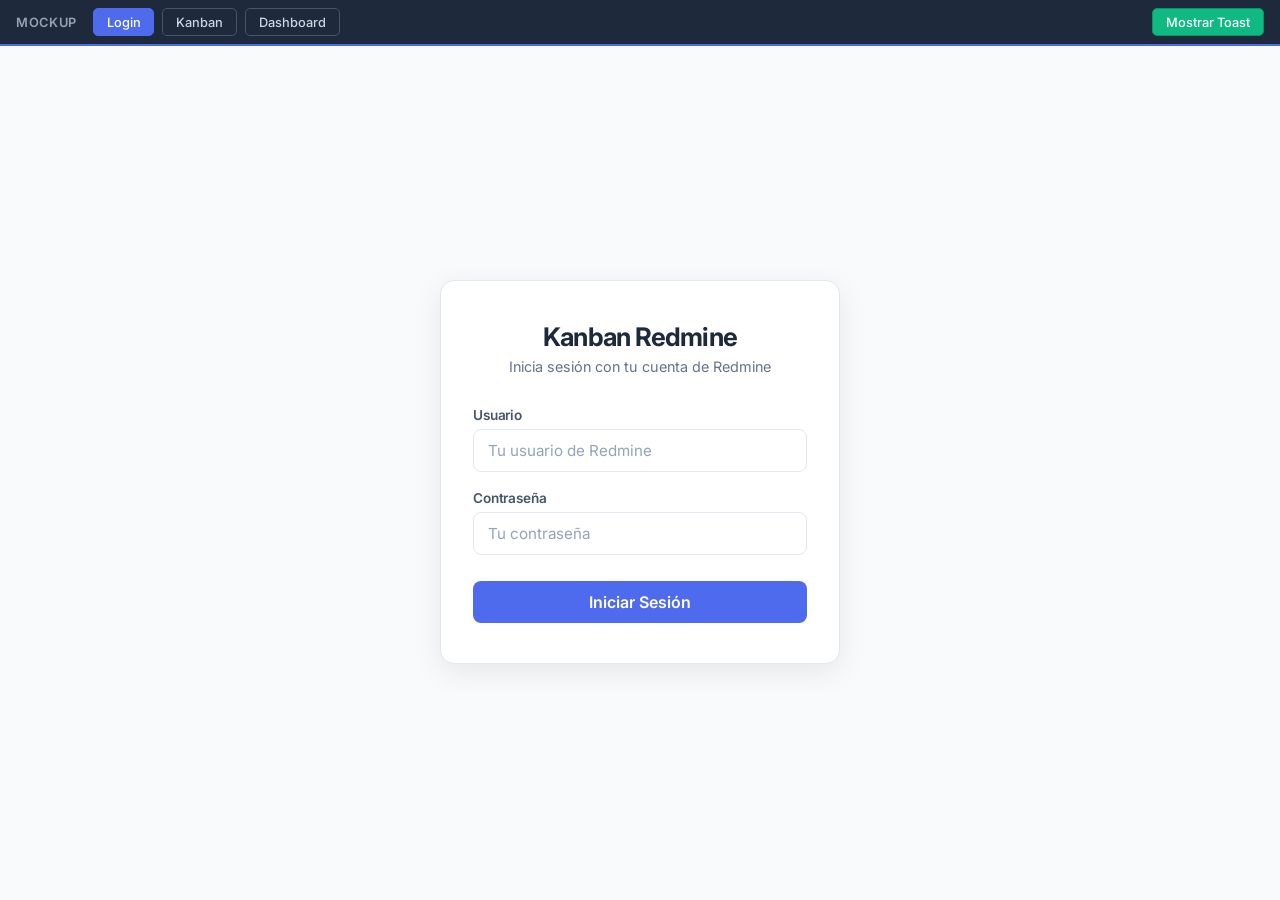
<file: mockup/mockup.html>
<!DOCTYPE html>
<html lang="es">
<head>
    <meta charset="UTF-8">
    <meta name="viewport" content="width=device-width, initial-scale=1.0">
    <title>Mockup Completo - Kanban Redmine</title>
    <link href="https://fonts.googleapis.com/css2?family=Inter:wght@400;500;600;700&display=swap" rel="stylesheet">
    <style>
        /* ============================================
           PROPUESTA DE MEJORA — ESTILO COMPLETO
           Fuente Inter, Botones flat, Dots de estado,
           Modales con backdrop blur, Toasts mejorados
           ============================================ */

        * { margin: 0; padding: 0; box-sizing: border-box; }

        body {
            font-family: 'Inter', -apple-system, BlinkMacSystemFont, 'Segoe UI', sans-serif;
            background: #f4f5f7;
            color: #172b4d;
        }

        /* ============================================
           NAVEGADOR DE VISTAS (solo mockup)
           ============================================ */
        .mockup-nav {
            position: fixed; top: 0; left: 0; right: 0; z-index: 9000;
            display: flex; align-items: center; gap: 0.5rem;
            padding: 0.5rem 1rem; background: #1e293b;
            border-bottom: 2px solid #4f6bed;
            font-size: 0.8rem;
        }
        .mockup-nav span { color: #94a3b8; font-weight: 600; letter-spacing: 0.05em; text-transform: uppercase; margin-right: 0.5rem; }
        .mockup-nav button {
            padding: 0.35rem 0.8rem; border: 1px solid #475569; border-radius: 5px;
            background: transparent; color: #cbd5e1; cursor: pointer; font-family: 'Inter', sans-serif;
            font-size: 0.8rem; font-weight: 500; transition: all 0.15s;
        }
        .mockup-nav button:hover { background: #334155; border-color: #64748b; }
        .mockup-nav button.active { background: #4f6bed; border-color: #4f6bed; color: white; }
        .mockup-nav .toast-trigger { margin-left: auto; background: #10b981; border-color: #059669; color: white; }
        .mockup-nav .toast-trigger:hover { background: #059669; }

        .view { display: none; padding-top: 44px; }
        .view.active { display: block; }

        /* ============================================
           PAGE: LOGIN
           ============================================ */
        .login-container {
            display: flex; justify-content: center; align-items: center;
            height: calc(100vh - 44px); background: #f8fafc;
        }
        .login-card {
            background: white; border: 1px solid #e2e8f0; border-radius: 14px;
            box-shadow: 0 8px 30px rgba(0,0,0,0.08); padding: 2.5rem 2rem;
            width: 100%; max-width: 400px; text-align: center;
        }
        .login-header { margin-bottom: 2rem; }
        .login-header h1 {
            color: #1e293b; font-size: 1.6rem; font-weight: 700;
            margin: 0 0 0.4rem; letter-spacing: -0.03em;
        }
        .login-header p { color: #64748b; margin: 0; font-size: 0.9rem; }

        .login-form .form-group { margin-bottom: 1.1rem; text-align: left; }
        .login-form .form-group label {
            display: block; margin-bottom: 0.35rem; color: #475569;
            font-weight: 600; font-size: 0.85rem; letter-spacing: -0.01em;
        }
        .login-form .form-control {
            width: 100%; padding: 0.7rem 0.85rem;
            border: 1.5px solid #e2e8f0; border-radius: 8px;
            font-family: 'Inter', sans-serif; font-size: 0.95rem; color: #1e293b;
            transition: all 0.15s;
        }
        .login-form .form-control:focus {
            outline: none; border-color: #4f6bed;
            box-shadow: 0 0 0 3px rgba(79,107,237,0.12);
        }
        .login-form .form-control::placeholder { color: #94a3b8; }

        .login-form .btn-login {
            width: 100%; padding: 0.7rem; margin-top: 0.5rem;
            background: #4f6bed; color: white; border: none; border-radius: 8px;
            font-family: 'Inter', sans-serif; font-size: 1rem; font-weight: 600;
            cursor: pointer; transition: all 0.15s;
        }
        .login-form .btn-login:hover {
            background: #4361e0; transform: translateY(-1px);
            box-shadow: 0 4px 12px rgba(79,107,237,0.3);
        }

        .alert-danger {
            padding: 0.7rem 1rem; border-radius: 8px; margin-bottom: 1rem;
            font-size: 0.85rem; background: #fef2f2; border: 1px solid #fecaca; color: #dc2626;
        }

        /* ============================================
           LAYOUT
           ============================================ */
        .kanban-page {
            display: flex; flex-direction: column;
            height: calc(100vh - 44px); overflow: hidden;
        }

        /* ============================================
           TOOLBAR
           ============================================ */
        .kanban-toolbar {
            display: flex; justify-content: space-between; align-items: center;
            padding: 0.5rem 1rem; background: white; border-bottom: 1px solid #e1e5eb;
        }
        .kanban-toolbar h1 {
            margin: 0; font-size: 1.2rem; font-weight: 600; color: #333; letter-spacing: -0.02em;
        }
        .user-welcome { color: #64748b; font-weight: 500; font-size: 0.9rem; }
        .toolbar-actions { display: flex; align-items: center; gap: 0.5rem; }
        .export-buttons { display: flex; gap: 0.35rem; align-items: center; flex-wrap: wrap; }

        /* ============================================
           BOTONES FLAT
           ============================================ */
        .button-15 {
            display: inline-flex; align-items: center; justify-content: center; gap: 0.3rem;
            padding: 0.38rem 0.8rem; min-height: 32px;
            background: #4f6bed; border: 1px solid #4361e0; border-radius: 6px;
            color: #fff; font-family: 'Inter', sans-serif; font-size: 0.78rem; font-weight: 500;
            letter-spacing: -0.01em; white-space: nowrap; cursor: pointer; user-select: none;
            transition: all 0.15s ease; text-decoration: none;
        }
        .button-15:hover {
            background: #4361e0; border-color: #3b55cc;
            transform: translateY(-1px); box-shadow: 0 2px 8px rgba(79,107,237,0.3);
        }
        .button-15:active { background: #3b55cc; transform: translateY(0); box-shadow: none; }
        .button-15:disabled { opacity: 0.45; cursor: not-allowed; transform: none; box-shadow: none; }
        .toolbar-link.active {
            background: #3b55cc; border-color: #3349b8;
            box-shadow: inset 0 1px 2px rgba(0,0,0,0.15), 0 0 0 2px rgba(79,107,237,0.2);
        }
        .btn-logout-toolbar { background: #ef4444; border-color: #dc2626; }
        .btn-logout-toolbar:hover { background: #dc2626; border-color: #b91c1c; box-shadow: 0 2px 8px rgba(239,68,68,0.3); }
        .new-issue { background: #10b981; border-color: #059669; }
        .new-issue:hover { background: #059669; border-color: #047857; box-shadow: 0 2px 8px rgba(16,185,129,0.3); }

        /* ============================================
           FILTROS
           ============================================ */
        .kanban-filters {
            display: flex; flex-wrap: wrap; align-items: center;
            gap: 0.7rem; padding: 0.65rem 1rem;
            background: white; border-bottom: 1px solid #e2e8f0;
        }
        .filter-search {
            padding: 0.42rem 0.7rem; border: 1px solid #d1d5db; border-radius: 6px;
            font-family: 'Inter', sans-serif; font-size: 0.82rem; min-width: 170px; transition: all 0.15s;
        }
        .filter-search:focus { outline: none; border-color: #4f6bed; box-shadow: 0 0 0 3px rgba(79,107,237,0.1); }
        .filter-select {
            padding: 0.42rem 0.7rem; border: 1px solid #d1d5db; border-radius: 6px;
            font-family: 'Inter', sans-serif; font-size: 0.82rem; background: white; cursor: pointer;
        }
        .filter-select:focus { outline: none; border-color: #4f6bed; }
        .filter-dates { display: flex; align-items: center; gap: 0.35rem; }
        .filter-dates label { font-size: 0.78rem; color: #64748b; font-weight: 500; }
        .filter-date {
            padding: 0.38rem 0.5rem; border: 1px solid #d1d5db; border-radius: 6px;
            font-family: 'Inter', sans-serif; font-size: 0.78rem;
        }
        .filter-date:focus { outline: none; border-color: #4f6bed; }
        .filter-stats { margin-left: auto; font-size: 0.8rem; color: #64748b; font-weight: 500; }

        /* ============================================
           TABLERO KANBAN
           ============================================ */
        #kanban-export-area { flex: 1; overflow-x: auto; overflow-y: visible; display: flex; flex-direction: column; }
        .kanban-board {
            display: flex; gap: 0.85rem; padding: 0.85rem;
            flex: 1; background: #f4f5f7; overflow-x: auto;
        }

        /* ============================================
           COLUMNAS + DOTS
           ============================================ */
        .kanban-column {
            flex: 0 0 285px; background: #ebecf0; border-radius: 10px;
            display: flex; flex-direction: column;
            max-height: calc(100vh - 225px); overflow: hidden;
        }
        .kanban-column-header {
            display: flex; align-items: center; gap: 0.5rem;
            padding: 0.75rem 0.85rem; border-bottom: 1px solid rgba(0,0,0,0.08);
        }
        .column-status-dot { width: 10px; height: 10px; border-radius: 50%; flex-shrink: 0; }
        .kanban-column-title { font-weight: 600; font-size: 0.85rem; color: #1e293b; margin: 0; letter-spacing: -0.01em; }
        .kanban-column-count {
            margin-left: auto; background: rgba(0,0,0,0.08); color: #64748b;
            padding: 2px 9px; border-radius: 10px; font-size: 0.72rem; font-weight: 600;
        }
        .kanban-column-body {
            flex: 1; overflow-y: auto; padding: 0.45rem;
            display: flex; flex-direction: column; gap: 0.45rem;
        }
        .kanban-column-body::-webkit-scrollbar { width: 4px; }
        .kanban-column-body::-webkit-scrollbar-track { background: transparent; }
        .kanban-column-body::-webkit-scrollbar-thumb { background: #cbd5e1; border-radius: 2px; }
        .kanban-column-empty {
            display: flex; justify-content: center; align-items: center;
            padding: 2rem; color: #94a3b8; font-size: 0.8rem; font-style: italic;
        }

        /* ============================================
           TARJETAS
           ============================================ */
        .kanban-card {
            background: white; border-radius: 8px; padding: 0.75rem 0.75rem 0.75rem 1rem;
            box-shadow: 0 1px 3px rgba(0,0,0,0.08); cursor: pointer;
            transition: all 0.2s ease; border: 1px solid transparent; position: relative;
        }
        .kanban-card:hover {
            box-shadow: 0 4px 12px rgba(0,0,0,0.1); border-color: #4f6bed; transform: translateY(-1px);
        }
        .priority-indicator {
            position: absolute; left: 0; top: 0; bottom: 0; width: 4px; border-radius: 8px 0 0 8px;
        }
        .kanban-card-header { display: flex; align-items: center; justify-content: space-between; margin-bottom: 0.3rem; }
        .kanban-card-id { font-size: 0.72rem; font-weight: 500; color: #94a3b8; }
        .kanban-card-tracker {
            font-size: 0.62rem; font-weight: 600; padding: 2px 7px; border-radius: 4px;
            text-transform: uppercase; letter-spacing: 0.03em;
        }
        .tracker-errores { background: #fef2f2; color: #dc2626; }
        .tracker-tareas { background: #eff6ff; color: #2563eb; }
        .tracker-soporte { background: #f0fdf4; color: #16a34a; }
        .tracker-implementacion { background: #faf5ff; color: #9333ea; }

        .kanban-card-title { font-size: 0.82rem; font-weight: 500; line-height: 1.4; color: #1e293b; margin-bottom: 0.4rem; }
        .kanban-card-meta { display: flex; align-items: center; gap: 0.5rem; }
        .kanban-card-project { font-size: 0.68rem; font-weight: 500; padding: 2px 7px; background: #f1f5f9; color: #64748b; border-radius: 4px; }
        .kanban-card-due { font-size: 0.68rem; font-weight: 500; color: #94a3b8; }
        .kanban-card-due.overdue { color: #ef4444; }
        .kanban-card-due.due-soon { color: #f59e0b; }
        .kanban-card-footer {
            display: flex; align-items: center; justify-content: space-between;
            margin-top: 0.4rem; padding-top: 0.35rem; border-top: 1px solid #f1f5f9;
        }
        .kanban-card-priority { display: flex; align-items: center; gap: 4px; font-size: 0.68rem; font-weight: 500; }
        .priority-dot { width: 7px; height: 7px; border-radius: 50%; display: inline-block; }

        .priority-low    { color: #10b981; }
        .priority-normal  { color: #3b82f6; }
        .priority-high    { color: #f59e0b; }
        .priority-urgent  { color: #ef4444; }
        .priority-immediate { color: #8b5cf6; }
        .priority-low .priority-dot    { background: #10b981; }
        .priority-normal .priority-dot  { background: #3b82f6; }
        .priority-high .priority-dot    { background: #f59e0b; }
        .priority-urgent .priority-dot  { background: #ef4444; }
        .priority-immediate .priority-dot { background: #8b5cf6; }
        .priority-low .priority-indicator    { background: #10b981; }
        .priority-normal .priority-indicator  { background: #3b82f6; }
        .priority-high .priority-indicator    { background: #f59e0b; }
        .priority-urgent .priority-indicator  { background: #ef4444; }
        .priority-immediate .priority-indicator { background: #8b5cf6; }

        .kanban-card-progress { display: flex; align-items: center; gap: 5px; }
        .progress-bar { width: 45px; height: 4px; background: #e2e8f0; border-radius: 2px; overflow: hidden; }
        .progress-fill { height: 100%; background: #4f6bed; border-radius: 2px; }
        .progress-text { font-size: 0.62rem; font-weight: 600; color: #94a3b8; }

        /* ============================================
           MODALES — DETALLE
           ============================================ */
        .modal-overlay {
            position: fixed; top: 0; left: 0; right: 0; bottom: 0;
            background: rgba(15, 23, 42, 0.45); backdrop-filter: blur(4px); -webkit-backdrop-filter: blur(4px);
            display: flex; align-items: center; justify-content: center;
            z-index: 1000; animation: fadeIn 0.2s ease;
        }
        @keyframes fadeIn { from { opacity: 0; } to { opacity: 1; } }
        @keyframes slideIn {
            from { opacity: 0; transform: translateY(-16px) scale(0.98); }
            to { opacity: 1; transform: translateY(0) scale(1); }
        }

        .modal-container {
            background: white; border-radius: 14px;
            width: 90%; max-width: 780px; max-height: 85vh;
            overflow: hidden; display: flex; flex-direction: column;
            box-shadow: 0 25px 60px rgba(0,0,0,0.2), 0 0 0 1px rgba(0,0,0,0.05);
            animation: slideIn 0.25s ease;
        }
        .modal-header {
            display: flex; justify-content: space-between; align-items: center;
            padding: 0.9rem 1.4rem; border-bottom: 1px solid #e2e8f0; background: #f8fafc;
        }
        .modal-title-section { display: flex; align-items: center; gap: 0.7rem; }
        .issue-id { font-size: 1rem; font-weight: 600; color: #4f6bed; }
        .issue-tracker {
            font-size: 0.68rem; font-weight: 600; padding: 3px 8px; border-radius: 4px;
            text-transform: uppercase; letter-spacing: 0.03em;
        }
        .issue-tracker.tracker-errores { background: #fef2f2; color: #dc2626; }
        .issue-tracker.tracker-tareas { background: #eff6ff; color: #2563eb; }
        .issue-tracker.tracker-soporte { background: #f0fdf4; color: #16a34a; }
        .issue-tracker.tracker-implementacion { background: #faf5ff; color: #9333ea; }

        .modal-close {
            background: none; border: none; font-size: 1.4rem; cursor: pointer; color: #94a3b8;
            width: 34px; height: 34px; display: flex; align-items: center; justify-content: center;
            border-radius: 8px; transition: all 0.15s;
        }
        .modal-close:hover { background: #fee2e2; color: #ef4444; }

        .modal-body { padding: 1.4rem; overflow-y: auto; flex: 1; }
        .modal-body::-webkit-scrollbar { width: 5px; }
        .modal-body::-webkit-scrollbar-track { background: transparent; }
        .modal-body::-webkit-scrollbar-thumb { background: #cbd5e1; border-radius: 3px; }

        .issue-subject { margin: 0 0 1.2rem; font-size: 1.25rem; font-weight: 600; color: #1e293b; line-height: 1.4; letter-spacing: -0.02em; }

        .issue-meta-grid {
            display: grid; grid-template-columns: repeat(auto-fit, minmax(190px, 1fr));
            gap: 0.8rem; margin-bottom: 1.4rem; padding: 1rem; background: #f8fafc; border-radius: 10px;
            border: 1px solid #e2e8f0;
        }
        .meta-item { display: flex; flex-direction: column; gap: 0.2rem; }
        .meta-label { font-size: 0.68rem; color: #94a3b8; text-transform: uppercase; letter-spacing: 0.05em; font-weight: 600; }
        .meta-value { font-size: 0.875rem; color: #1e293b; font-weight: 500; }
        .status-badge {
            display: inline-block; padding: 3px 10px; background: #e0e7ff; color: #4338ca;
            border-radius: 6px; font-size: 0.78rem; font-weight: 600;
        }
        .priority-section, .assignee-section { display: flex; align-items: center; gap: 0.5rem; }
        .priority-badge { padding: 3px 10px; border-radius: 6px; font-size: 0.78rem; font-weight: 600; }
        .priority-badge.priority-low { background: #d1fae5; color: #065f46; }
        .priority-badge.priority-normal { background: #dbeafe; color: #1e40af; }
        .priority-badge.priority-high { background: #fef3c7; color: #92400e; }
        .priority-badge.priority-urgent { background: #fee2e2; color: #991b1b; }
        .priority-badge.priority-immediate { background: #ede9fe; color: #5b21b6; }

        .btn-edit-small {
            background: none; border: 1px solid #e2e8f0; padding: 2px 6px; border-radius: 4px;
            cursor: pointer; font-size: 0.78rem; transition: all 0.15s; color: #94a3b8;
        }
        .btn-edit-small:hover { background: #f1f5f9; border-color: #cbd5e1; color: #64748b; }

        .progress-section { display: flex; align-items: center; gap: 0.5rem; }
        .progress-bar-large { flex: 1; max-width: 100px; height: 6px; background: #e2e8f0; border-radius: 3px; overflow: hidden; }
        .progress-bar-large .progress-fill-lg { height: 100%; background: #4f6bed; border-radius: 3px; }

        .meta-value.overdue { color: #ef4444; font-weight: 600; }
        .meta-value.due-soon { color: #f59e0b; }
        .date-warning { font-size: 0.68rem; margin-left: 0.35rem; }

        .issue-section { margin-bottom: 1.4rem; }
        .issue-section h3 {
            margin: 0 0 0.7rem; font-size: 0.88rem; font-weight: 600; color: #475569;
            padding-bottom: 0.45rem; border-bottom: 1px solid #e2e8f0; letter-spacing: -0.01em;
        }
        .issue-description { background: #f8fafc; border-radius: 8px; padding: 0.9rem; border: 1px solid #e2e8f0; }
        .description-content { line-height: 1.6; color: #334155; font-size: 0.88rem; }
        .no-content { color: #94a3b8; font-style: italic; margin: 0; font-size: 0.82rem; }

        .comments-list { display: flex; flex-direction: column; gap: 0.65rem; margin-bottom: 0.9rem; }
        .comment-item {
            background: #f8fafc; border-radius: 8px; padding: 0.8rem 0.9rem;
            border: 1px solid #e2e8f0; border-left: 3px solid #4f6bed;
        }
        .comment-header { display: flex; justify-content: space-between; align-items: center; margin-bottom: 0.35rem; }
        .comment-author { font-weight: 600; color: #1e293b; font-size: 0.82rem; }
        .comment-date { font-size: 0.72rem; color: #94a3b8; }
        .comment-body { color: #475569; line-height: 1.5; font-size: 0.82rem; }

        .add-comment textarea {
            width: 100%; padding: 0.65rem; border: 1.5px solid #e2e8f0; border-radius: 8px;
            resize: vertical; min-height: 66px; font-family: 'Inter', sans-serif; font-size: 0.85rem;
            margin-bottom: 0.5rem; transition: border-color 0.15s;
        }
        .add-comment textarea:focus { outline: none; border-color: #4f6bed; box-shadow: 0 0 0 3px rgba(79,107,237,0.1); }

        .btn-modal-primary {
            display: inline-flex; align-items: center; gap: 0.3rem;
            padding: 0.48rem 0.9rem; background: #4f6bed; color: white; border: none;
            border-radius: 6px; font-family: 'Inter', sans-serif; font-size: 0.82rem; font-weight: 500;
            cursor: pointer; transition: all 0.15s;
        }
        .btn-modal-primary:hover:not(:disabled) { background: #4361e0; transform: translateY(-1px); box-shadow: 0 2px 8px rgba(79,107,237,0.25); }
        .btn-modal-primary:disabled { opacity: 0.5; cursor: not-allowed; }

        .btn-modal-secondary {
            display: inline-flex; align-items: center; gap: 0.3rem;
            padding: 0.48rem 0.9rem; background: white; color: #64748b; border: 1px solid #d1d5db;
            border-radius: 6px; font-family: 'Inter', sans-serif; font-size: 0.82rem; font-weight: 500;
            cursor: pointer; transition: all 0.15s;
        }
        .btn-modal-secondary:hover { background: #f8fafc; border-color: #94a3b8; }

        .time-entry-form { display: grid; grid-template-columns: 1fr 1fr; gap: 0.7rem; }
        .time-entry-form .form-group { display: flex; flex-direction: column; gap: 0.25rem; }
        .time-entry-form label { font-size: 0.72rem; font-weight: 600; color: #64748b; }
        .time-entry-form input, .time-entry-form select, .time-entry-form textarea {
            padding: 0.42rem 0.6rem; border: 1.5px solid #e2e8f0; border-radius: 6px;
            font-family: 'Inter', sans-serif; font-size: 0.82rem; transition: border-color 0.15s;
        }
        .time-entry-form input:focus, .time-entry-form select:focus, .time-entry-form textarea:focus {
            outline: none; border-color: #4f6bed; box-shadow: 0 0 0 3px rgba(79,107,237,0.1);
        }
        .time-entry-form .full-width { grid-column: 1 / -1; }

        /* ---- NEW ISSUE MODAL ---- */
        .modal-backdrop {
            position: fixed; top: 0; left: 0; right: 0; bottom: 0;
            background: rgba(15, 23, 42, 0.45); backdrop-filter: blur(4px); -webkit-backdrop-filter: blur(4px);
            z-index: 1000; animation: fadeIn 0.2s ease;
        }
        .new-issue-modal {
            position: fixed; top: 50%; left: 50%; transform: translate(-50%, -50%);
            z-index: 1010; width: 500px; max-width: 95vw; max-height: 90vh;
            background: #fff; border-radius: 14px;
            box-shadow: 0 25px 60px rgba(0,0,0,0.2), 0 0 0 1px rgba(0,0,0,0.05);
            animation: slideIn 0.25s ease; overflow: hidden;
            display: flex; flex-direction: column;
            border-left: 4px solid #4f6bed;
        }
        .new-issue-modal .modal-header {
            background: #f8fafc; border-bottom: 1px solid #e2e8f0;
        }
        .new-issue-modal .modal-header h3 {
            margin: 0; font-size: 1rem; font-weight: 600; color: #4f6bed; letter-spacing: -0.02em;
            display: flex; align-items: center; gap: 0.6rem;
        }
        .new-issue-modal .modal-header .ni-badge {
            font-size: 0.65rem; font-weight: 600; padding: 3px 8px; border-radius: 4px;
            background: #dbeafe; color: #2563eb; text-transform: uppercase; letter-spacing: 0.04em;
        }
        .new-issue-modal .modal-header .close {
            background: none; border: none; font-size: 1.4rem; cursor: pointer; color: #94a3b8;
            width: 34px; height: 34px; display: flex; align-items: center; justify-content: center;
            border-radius: 8px; transition: all 0.15s;
        }
        .new-issue-modal .modal-header .close:hover { background: #fee2e2; color: #ef4444; }
        .new-issue-modal .modal-body { padding: 1.2rem 1.4rem; overflow-y: auto; flex: 1; }
        .new-issue-modal .modal-body::-webkit-scrollbar { width: 5px; }
        .new-issue-modal .modal-body::-webkit-scrollbar-track { background: transparent; }
        .new-issue-modal .modal-body::-webkit-scrollbar-thumb { background: #cbd5e1; border-radius: 3px; }
        .new-issue-modal .ni-section-title {
            font-size: 0.82rem; font-weight: 600; color: #475569; margin: 0 0 0.75rem;
            padding-bottom: 0.45rem; border-bottom: 1px solid #e2e8f0; letter-spacing: -0.01em;
        }
        .new-issue-modal .ni-fields-grid {
            display: grid; grid-template-columns: 1fr 1fr; gap: 0.75rem;
            padding: 1rem; background: #f8fafc; border-radius: 10px; border: 1px solid #e2e8f0;
            margin-bottom: 1.2rem;
        }
        .new-issue-modal .ni-fields-grid .form-group { margin-bottom: 0; }
        .new-issue-modal .ni-fields-grid .form-group.full-span { grid-column: 1 / -1; }
        .new-issue-modal .form-group { margin-bottom: 0.85rem; }
        .new-issue-modal .form-group label {
            display: block; font-size: 0.68rem; font-weight: 600; color: #94a3b8;
            margin-bottom: 0.25rem; text-transform: uppercase; letter-spacing: 0.05em;
        }
        .new-issue-modal .form-group label .required { color: #ef4444; }
        .new-issue-modal .form-control {
            width: 100%; padding: 0.48rem 0.7rem;
            border: 1.5px solid #e2e8f0; border-radius: 8px; background: white;
            font-family: 'Inter', sans-serif; font-size: 0.85rem; color: #1e293b; transition: all 0.15s;
        }
        .new-issue-modal .form-control:hover { border-color: #cbd5e1; }
        .new-issue-modal .form-control:focus {
            outline: none; border-color: #4f6bed; box-shadow: 0 0 0 3px rgba(79,107,237,0.1);
        }
        .new-issue-modal select.form-control { cursor: pointer; }
        .new-issue-modal textarea.form-control { resize: vertical; min-height: 70px; }
        .new-issue-modal .ni-description-box {
            background: #f8fafc; border-radius: 8px; padding: 0.85rem;
            border: 1px solid #e2e8f0; border-left: 3px solid #4f6bed;
        }
        .new-issue-modal .ni-description-box textarea {
            border: none; background: transparent; padding: 0; width: 100%;
            font-family: 'Inter', sans-serif; font-size: 0.85rem; color: #334155;
            resize: vertical; min-height: 60px; outline: none; line-height: 1.6;
        }
        .new-issue-modal .ni-description-box textarea::placeholder { color: #94a3b8; }
        .new-issue-modal .modal-footer {
            display: flex; justify-content: flex-end; gap: 0.5rem;
            padding: 0.9rem 1.4rem; border-top: 1px solid #e2e8f0; background: #f8fafc;
        }

        /* ============================================
           PAGE: DASHBOARD
           ============================================ */
        .dashboard-page { padding: 1.25rem; max-width: 1400px; margin: 0 auto; min-height: calc(100vh - 44px); }
        .dashboard-header {
            display: flex; justify-content: space-between; align-items: center; margin-bottom: 1.25rem;
        }
        .dashboard-header h1 { margin: 0; font-size: 1.5rem; font-weight: 700; color: #1e293b; letter-spacing: -0.03em; }
        .dashboard-header-actions { display: flex; gap: 0.4rem; align-items: center; }

        .stats-cards {
            display: grid; grid-template-columns: repeat(auto-fit, minmax(200px, 1fr));
            gap: 0.9rem; margin-bottom: 1.25rem;
        }
        .stat-card {
            background: white; border-radius: 12px; padding: 1.1rem;
            display: flex; align-items: center; gap: 0.85rem;
            box-shadow: 0 1px 3px rgba(0,0,0,0.08); transition: all 0.2s;
            border: 1px solid #f1f5f9;
        }
        .stat-card:hover { transform: translateY(-2px); box-shadow: 0 4px 12px rgba(0,0,0,0.1); }
        .stat-icon {
            font-size: 1.6rem; width: 46px; height: 46px; display: flex; align-items: center; justify-content: center;
            border-radius: 10px;
        }
        .stat-total .stat-icon { background: #dbeafe; }
        .stat-open .stat-icon { background: #fef3c7; }
        .stat-closed .stat-icon { background: #d1fae5; }
        .stat-progress .stat-icon { background: #ede9fe; }
        .stat-value { font-size: 1.6rem; font-weight: 700; color: #1e293b; line-height: 1; }
        .stat-label { font-size: 0.82rem; color: #64748b; margin-top: 0.2rem; font-weight: 500; }

        .dashboard-grid {
            display: grid; grid-template-columns: repeat(2, 1fr);
            gap: 1.25rem; margin-bottom: 1.25rem;
        }
        @media (max-width: 900px) { .dashboard-grid { grid-template-columns: 1fr; } }
        .dashboard-card {
            background: white; border-radius: 12px; padding: 1.15rem;
            box-shadow: 0 1px 3px rgba(0,0,0,0.08); border: 1px solid #f1f5f9;
        }
        .dashboard-card.full-width { grid-column: 1 / -1; }
        .dashboard-card h3 {
            margin: 0 0 0.85rem; font-size: 0.95rem; color: #1e293b; font-weight: 600; letter-spacing: -0.01em;
        }

        .chart-container { display: flex; flex-direction: column; gap: 0.65rem; }
        .bar-item { display: grid; grid-template-columns: 115px 1fr 36px; gap: 0.65rem; align-items: center; }
        .bar-label {
            font-size: 0.82rem; color: #374151; display: flex; align-items: center; gap: 0.5rem;
            white-space: nowrap; overflow: hidden; text-overflow: ellipsis;
        }
        .status-dot { width: 10px; height: 10px; border-radius: 50%; flex-shrink: 0; }
        .bar-track { height: 22px; background: #f1f5f9; border-radius: 6px; overflow: hidden; }
        .bar-fill { height: 100%; border-radius: 6px; transition: width 0.5s ease; min-width: 4px; }
        .bar-fill-project { background: #4f6bed; }
        .bar-value { font-size: 0.82rem; font-weight: 600; color: #1e293b; text-align: right; }

        .priority-grid {
            display: grid; grid-template-columns: repeat(auto-fit, minmax(95px, 1fr)); gap: 0.65rem;
        }
        .priority-item {
            background: #f8fafc; border-radius: 8px; padding: 0.9rem;
            text-align: center; border: 1px solid #e2e8f0; border-left: 4px solid #64748b;
        }
        .priority-count { font-size: 1.4rem; font-weight: 700; color: #1e293b; }
        .priority-name { font-size: 0.72rem; color: #64748b; margin-top: 0.2rem; text-transform: capitalize; font-weight: 500; }

        .burndown-bar { height: 28px; background: #fef3c7; border-radius: 8px; overflow: hidden; }
        .burndown-closed { height: 100%; background: #10b981; border-radius: 8px; transition: width 0.5s ease; }
        .burndown-legend { display: flex; justify-content: space-between; margin-top: 0.4rem; font-size: 0.78rem; color: #64748b; }
        .legend-closed::before, .legend-open::before {
            content: ''; display: inline-block; width: 10px; height: 10px; border-radius: 2px; margin-right: 0.4rem; vertical-align: middle;
        }
        .legend-closed::before { background: #10b981; }
        .legend-open::before { background: #fef3c7; }
        .burndown-message { text-align: center; font-size: 0.85rem; margin-top: 0.5rem; }
        .message-success { color: #059669; font-weight: 600; }
        .message-warning { color: #d97706; }

        .history-container { max-height: 360px; overflow-y: auto; }
        .history-container::-webkit-scrollbar { width: 5px; }
        .history-container::-webkit-scrollbar-track { background: #f3f4f6; border-radius: 3px; }
        .history-container::-webkit-scrollbar-thumb { background: #d1d5db; border-radius: 3px; }
        .history-list { display: flex; flex-direction: column; gap: 0.75rem; }
        .history-item {
            display: grid; grid-template-columns: 95px 1fr; gap: 0.85rem;
            padding: 0.7rem; background: #f8fafc; border-radius: 8px; border: 1px solid #f1f5f9;
            transition: background 0.15s;
        }
        .history-item:hover { background: #f1f5f9; }
        .time-ago { font-size: 0.82rem; font-weight: 500; color: #374151; }
        .time-date { font-size: 0.72rem; color: #94a3b8; }
        .history-time { display: flex; flex-direction: column; gap: 0.2rem; }
        .history-content { display: flex; flex-direction: column; gap: 0.35rem; }
        .history-title { display: flex; align-items: center; gap: 0.4rem; flex-wrap: wrap; }
        .issue-link { font-weight: 600; color: #4f6bed; text-decoration: none; }
        .issue-link:hover { text-decoration: underline; }
        .issue-subject-text { font-size: 0.85rem; color: #374151; }
        .history-change { display: flex; align-items: center; gap: 0.4rem; }
        .status-badge-old { font-size: 0.72rem; padding: 2px 8px; border-radius: 4px; background: #fee2e2; color: #991b1b; }
        .status-badge-new { font-size: 0.72rem; padding: 2px 8px; border-radius: 4px; background: #d1fae5; color: #065f46; }
        .arrow { color: #94a3b8; font-size: 0.85rem; }
        .history-user { font-size: 0.78rem; color: #64748b; }
        .history-notes {
            font-size: 0.78rem; color: #64748b; background: white; padding: 0.4rem 0.6rem;
            border-radius: 4px; border-left: 3px solid #e2e8f0;
        }
        .no-data { text-align: center; color: #94a3b8; padding: 1.2rem; margin: 0; font-size: 0.85rem; }

        /* ============================================
           TOASTS
           ============================================ */
        .toast-container-fixed {
            position: fixed; top: 60px; right: 20px; z-index: 9999;
            display: flex; flex-direction: column; gap: 10px; max-width: 380px;
        }
        .toast {
            display: flex; align-items: center; gap: 10px;
            padding: 12px 14px; border-radius: 8px;
            box-shadow: 0 4px 12px rgba(0,0,0,0.15);
            animation: toastIn 0.3s ease-out; transition: all 0.3s;
            font-size: 0.88rem; font-weight: 500;
        }
        @keyframes toastIn {
            from { opacity: 0; transform: translateX(100%); }
            to { opacity: 1; transform: translateX(0); }
        }
        .toast-success { background: #10b981; color: white; }
        .toast-error { background: #ef4444; color: white; }
        .toast-warning { background: #f59e0b; color: white; }
        .toast-info { background: #4f6bed; color: white; }
        .toast-icon { font-size: 1.15rem; font-weight: bold; flex-shrink: 0; }
        .toast-message { flex: 1; line-height: 1.4; }
        .toast-close-btn {
            background: none; border: none; color: inherit; font-size: 1.15rem; cursor: pointer;
            opacity: 0.7; transition: opacity 0.15s; padding: 0; line-height: 1; flex-shrink: 0;
        }
        .toast-close-btn:hover { opacity: 1; }

        /* ============================================
           LOADING SPINNER
           ============================================ */
        .loading-spinner {
            display: flex; flex-direction: column; align-items: center; justify-content: center; padding: 3rem;
        }
        .spinner {
            width: 36px; height: 36px; border: 3px solid #e2e8f0;
            border-top: 3px solid #4f6bed; border-radius: 50%;
            animation: spin 0.8s linear infinite;
        }
        @keyframes spin { to { transform: rotate(360deg); } }
        .loading-message { margin-top: 0.85rem; color: #64748b; font-size: 0.88rem; font-weight: 500; }
    </style>
</head>
<body>

    <!-- ============================================
         BARRA DE NAVEGACIÓN DEL MOCKUP
         ============================================ -->
    <div class="mockup-nav">
        <span>Mockup</span>
        <button class="active" onclick="showView('login')">Login</button>
        <button onclick="showView('kanban')">Kanban</button>
        <button onclick="showView('dashboard')">Dashboard</button>
        <button class="toast-trigger" onclick="showToast()">Mostrar Toast</button>
    </div>

    <!-- Toast container -->
    <div class="toast-container-fixed" id="toastContainer"></div>

    <!-- ============================================
         VIEW: LOGIN
         ============================================ -->
    <div class="view active" id="view-login">
        <div class="login-container">
            <div class="login-card">
                <div class="login-header">
                    <h1>Kanban Redmine</h1>
                    <p>Inicia sesión con tu cuenta de Redmine</p>
                </div>
                <div class="alert-danger" id="loginError" style="display:none">
                    Usuario o contraseña incorrectos. Verifica tus credenciales de Redmine.
                </div>
                <div class="login-form">
                    <div class="form-group">
                        <label for="username">Usuario</label>
                        <input type="text" id="username" class="form-control" placeholder="Tu usuario de Redmine">
                    </div>
                    <div class="form-group">
                        <label for="password">Contraseña</label>
                        <input type="password" id="password" class="form-control" placeholder="Tu contraseña">
                    </div>
                    <button class="btn-login" onclick="showView('kanban')">Iniciar Sesión</button>
                </div>
            </div>
        </div>
    </div>

    <!-- ============================================
         VIEW: KANBAN
         ============================================ -->
    <div class="view" id="view-kanban">
        <div class="kanban-page">
            <div class="kanban-toolbar">
                <h1><span class="user-welcome">Héctor Ivan Meza Meza</span></h1>
                <div class="toolbar-actions">
                    <div class="export-buttons">
                        <a href="javascript:void(0)" class="button-15 toolbar-link active" onclick="showView('kanban')">Kanban</a>
                        <a href="javascript:void(0)" class="button-15 toolbar-link" onclick="showView('dashboard')">Dashboard</a>
                        <button class="button-15 new-issue" onclick="openModal('newIssueModal','newIssueForm')">📄 Nueva Tarea</button>
                        <button class="button-15">📷 Imagen</button>
                        <button class="button-15">📄 PDF</button>
                        <button class="button-15">🖨️ Imprimir</button>
                        <button class="button-15">🔄 Actualizar</button>
                        <button class="button-15 btn-logout-toolbar" onclick="showView('login')">Cerrar Sesión</button>
                    </div>
                </div>
            </div>

            <div id="kanban-export-area">
                <div class="kanban-filters">
                    <input type="text" class="filter-search" placeholder="Buscar tareas...">
                    <select class="filter-select"><option>Todos los proyectos</option></select>
                    <select class="filter-select"><option>Todas las prioridades</option></select>
                    <select class="filter-select"><option>Todos los usuarios</option></select>
                    <div class="filter-dates">
                        <label>Vence desde:</label>
                        <input type="date" class="filter-date">
                        <label>hasta:</label>
                        <input type="date" class="filter-date">
                    </div>
                    <div class="filter-stats">100 de 100 tareas</div>
                </div>

                <div class="kanban-board">
                    <!-- Col: Nueva -->
                    <div class="kanban-column">
                        <div class="kanban-column-header">
                            <span class="column-status-dot" style="background:#6366f1"></span>
                            <h3 class="kanban-column-title">Nueva</h3>
                            <span class="kanban-column-count">49</span>
                        </div>
                        <div class="kanban-column-body">
                            <div class="kanban-card priority-immediate" onclick="openDetailModal()">
                                <div class="priority-indicator"></div>
                                <div class="kanban-card-header">
                                    <span class="kanban-card-id">#8335</span>
                                    <span class="kanban-card-tracker tracker-errores">Errores</span>
                                </div>
                                <div class="kanban-card-title">CSC TEST 2.10.15.0 - Incidencias/Apertura de crédito</div>
                                <div class="kanban-card-meta">
                                    <span class="kanban-card-project">VERSION FIT-GAP ANAL.</span>
                                    <span class="kanban-card-due overdue">📅 20/03</span>
                                </div>
                                <div class="kanban-card-footer">
                                    <span class="kanban-card-priority priority-immediate"><span class="priority-dot"></span> Inmediata</span>
                                </div>
                            </div>
                            <div class="kanban-card priority-urgent">
                                <div class="priority-indicator"></div>
                                <div class="kanban-card-header">
                                    <span class="kanban-card-id">#7912</span>
                                    <span class="kanban-card-tracker tracker-tareas">Tareas</span>
                                </div>
                                <div class="kanban-card-title">Tarea 2: Generar script de movimientos de ajuste para cuentas descuadradas</div>
                                <div class="kanban-card-meta"><span class="kanban-card-project">DEV_CAZ</span></div>
                                <div class="kanban-card-footer">
                                    <span class="kanban-card-priority priority-urgent"><span class="priority-dot"></span> Urgente</span>
                                </div>
                            </div>
                            <div class="kanban-card priority-urgent">
                                <div class="priority-indicator"></div>
                                <div class="kanban-card-header">
                                    <span class="kanban-card-id">#7911</span>
                                    <span class="kanban-card-tracker tracker-tareas">Tareas</span>
                                </div>
                                <div class="kanban-card-title">Tarea 3: Validar saldos después de corrección de datos</div>
                                <div class="kanban-card-meta"><span class="kanban-card-project">DEV_CAZ</span></div>
                                <div class="kanban-card-footer">
                                    <span class="kanban-card-priority priority-urgent"><span class="priority-dot"></span> Urgente</span>
                                </div>
                            </div>
                            <div class="kanban-card priority-high">
                                <div class="priority-indicator"></div>
                                <div class="kanban-card-header">
                                    <span class="kanban-card-id">#8371</span>
                                    <span class="kanban-card-tracker tracker-errores">Errores</span>
                                </div>
                                <div class="kanban-card-title">Los registros importados con advertencias de error deben caer como rechazadas</div>
                                <div class="kanban-card-meta"><span class="kanban-card-project">Ventanilla+kap</span></div>
                                <div class="kanban-card-footer">
                                    <span class="kanban-card-priority priority-high"><span class="priority-dot"></span> Alta</span>
                                </div>
                            </div>
                            <div class="kanban-card priority-normal">
                                <div class="priority-indicator"></div>
                                <div class="kanban-card-header">
                                    <span class="kanban-card-id">#8125</span>
                                    <span class="kanban-card-tracker tracker-soporte">Soporte</span>
                                </div>
                                <div class="kanban-card-title">Revisión de permisos de usuario para módulo de reportes</div>
                                <div class="kanban-card-meta"><span class="kanban-card-project">SOPORTE</span></div>
                                <div class="kanban-card-footer">
                                    <span class="kanban-card-priority priority-normal"><span class="priority-dot"></span> Normal</span>
                                </div>
                            </div>
                        </div>
                    </div>

                    <!-- Col: En curso -->
                    <div class="kanban-column">
                        <div class="kanban-column-header">
                            <span class="column-status-dot" style="background:#f59e0b"></span>
                            <h3 class="kanban-column-title">En curso</h3>
                            <span class="kanban-column-count">5</span>
                        </div>
                        <div class="kanban-column-body">
                            <div class="kanban-card priority-high">
                                <div class="priority-indicator"></div>
                                <div class="kanban-card-header">
                                    <span class="kanban-card-id">#8510</span>
                                    <span class="kanban-card-tracker tracker-tareas">Tareas</span>
                                </div>
                                <div class="kanban-card-title">Revisión de calendario que subió Aimee para gestionar reunión...</div>
                                <div class="kanban-card-meta">
                                    <span class="kanban-card-project">IFRS 9 2025</span>
                                    <span class="kanban-card-due">📅 10/04</span>
                                </div>
                                <div class="kanban-card-footer">
                                    <span class="kanban-card-priority priority-high"><span class="priority-dot"></span> Alta</span>
                                </div>
                            </div>
                            <div class="kanban-card priority-normal">
                                <div class="priority-indicator"></div>
                                <div class="kanban-card-header">
                                    <span class="kanban-card-id">#8504</span>
                                    <span class="kanban-card-tracker tracker-tareas">Tareas</span>
                                </div>
                                <div class="kanban-card-title">Revisión de cuestionario ERPRISE con Jym</div>
                                <div class="kanban-card-meta">
                                    <span class="kanban-card-project">DEV</span>
                                    <span class="kanban-card-due">📅 10/04</span>
                                </div>
                                <div class="kanban-card-footer">
                                    <span class="kanban-card-priority priority-normal"><span class="priority-dot"></span> Normal</span>
                                </div>
                            </div>
                            <div class="kanban-card priority-normal">
                                <div class="priority-indicator"></div>
                                <div class="kanban-card-header">
                                    <span class="kanban-card-id">#8475</span>
                                    <span class="kanban-card-tracker tracker-implementacion">Implementación</span>
                                </div>
                                <div class="kanban-card-title">Enviar información a CAZ de la funcionalidad de listas REUS</div>
                                <div class="kanban-card-meta">
                                    <span class="kanban-card-project">DEV_CAZ</span>
                                    <span class="kanban-card-due">📅 09/04</span>
                                </div>
                                <div class="kanban-card-footer">
                                    <span class="kanban-card-priority priority-normal"><span class="priority-dot"></span> Normal</span>
                                    <div class="kanban-card-progress">
                                        <div class="progress-bar"><div class="progress-fill" style="width:40%"></div></div>
                                        <span class="progress-text">40%</span>
                                    </div>
                                </div>
                            </div>
                        </div>
                    </div>

                    <!-- Col: Resuelta -->
                    <div class="kanban-column">
                        <div class="kanban-column-header">
                            <span class="column-status-dot" style="background:#10b981"></span>
                            <h3 class="kanban-column-title">Resuelta</h3>
                            <span class="kanban-column-count">41</span>
                        </div>
                        <div class="kanban-column-body">
                            <div class="kanban-card priority-high">
                                <div class="priority-indicator"></div>
                                <div class="kanban-card-header">
                                    <span class="kanban-card-id">#8493</span>
                                    <span class="kanban-card-tracker tracker-tareas">Tareas</span>
                                </div>
                                <div class="kanban-card-title">Modificaciones para importación de cuentas contables IFRS9</div>
                                <div class="kanban-card-meta">
                                    <span class="kanban-card-project">IFRS 9 2025</span>
                                    <span class="kanban-card-due">📅 30/04</span>
                                </div>
                                <div class="kanban-card-footer">
                                    <span class="kanban-card-priority priority-high"><span class="priority-dot"></span> Alta</span>
                                    <div class="kanban-card-progress">
                                        <div class="progress-bar"><div class="progress-fill" style="width:70%"></div></div>
                                        <span class="progress-text">70%</span>
                                    </div>
                                </div>
                            </div>
                            <div class="kanban-card priority-normal">
                                <div class="priority-indicator"></div>
                                <div class="kanban-card-header">
                                    <span class="kanban-card-id">#7436</span>
                                    <span class="kanban-card-tracker tracker-errores">Errores</span>
                                </div>
                                <div class="kanban-card-title">En el ticket sigue apareciendo la firma de socio en los depósitos.</div>
                                <div class="kanban-card-meta"><span class="kanban-card-project">DEV_CDP</span></div>
                                <div class="kanban-card-footer">
                                    <span class="kanban-card-priority priority-normal"><span class="priority-dot"></span> Normal</span>
                                </div>
                            </div>
                            <div class="kanban-card priority-low">
                                <div class="priority-indicator"></div>
                                <div class="kanban-card-header">
                                    <span class="kanban-card-id">#7210</span>
                                    <span class="kanban-card-tracker tracker-tareas">Tareas</span>
                                </div>
                                <div class="kanban-card-title">Actualizar documentación de API interna para integraciones</div>
                                <div class="kanban-card-meta"><span class="kanban-card-project">DEV</span></div>
                                <div class="kanban-card-footer">
                                    <span class="kanban-card-priority priority-low"><span class="priority-dot"></span> Baja</span>
                                    <div class="kanban-card-progress">
                                        <div class="progress-bar"><div class="progress-fill" style="width:100%"></div></div>
                                        <span class="progress-text">100%</span>
                                    </div>
                                </div>
                            </div>
                        </div>
                    </div>

                    <!-- Col: Comentarios -->
                    <div class="kanban-column">
                        <div class="kanban-column-header">
                            <span class="column-status-dot" style="background:#8b5cf6"></span>
                            <h3 class="kanban-column-title">Comentarios</h3>
                            <span class="kanban-column-count">2</span>
                        </div>
                        <div class="kanban-column-body">
                            <div class="kanban-card priority-normal">
                                <div class="priority-indicator"></div>
                                <div class="kanban-card-header">
                                    <span class="kanban-card-id">#8102</span>
                                    <span class="kanban-card-tracker tracker-soporte">Soporte</span>
                                </div>
                                <div class="kanban-card-title">Solicitud de acceso a módulo de tesorería</div>
                                <div class="kanban-card-meta"><span class="kanban-card-project">SOPORTE</span></div>
                                <div class="kanban-card-footer">
                                    <span class="kanban-card-priority priority-normal"><span class="priority-dot"></span> Normal</span>
                                </div>
                            </div>
                        </div>
                    </div>

                    <!-- Col: Cerrada -->
                    <div class="kanban-column">
                        <div class="kanban-column-header">
                            <span class="column-status-dot" style="background:#64748b"></span>
                            <h3 class="kanban-column-title">Cerrada</h3>
                            <span class="kanban-column-count">3</span>
                        </div>
                        <div class="kanban-column-body">
                            <div class="kanban-card priority-normal">
                                <div class="priority-indicator"></div>
                                <div class="kanban-card-header">
                                    <span class="kanban-card-id">#7050</span>
                                    <span class="kanban-card-tracker tracker-tareas">Tareas</span>
                                </div>
                                <div class="kanban-card-title">Configuración de ambiente QA para pruebas de regresión</div>
                                <div class="kanban-card-meta"><span class="kanban-card-project">DEV</span></div>
                                <div class="kanban-card-footer">
                                    <span class="kanban-card-priority priority-normal"><span class="priority-dot"></span> Normal</span>
                                    <div class="kanban-card-progress">
                                        <div class="progress-bar"><div class="progress-fill" style="width:100%"></div></div>
                                        <span class="progress-text">100%</span>
                                    </div>
                                </div>
                            </div>
                        </div>
                    </div>

                    <!-- Col: Rechazada -->
                    <div class="kanban-column">
                        <div class="kanban-column-header">
                            <span class="column-status-dot" style="background:#ef4444"></span>
                            <h3 class="kanban-column-title">Rechazada</h3>
                            <span class="kanban-column-count">1</span>
                        </div>
                        <div class="kanban-column-body">
                            <div class="kanban-card priority-low">
                                <div class="priority-indicator"></div>
                                <div class="kanban-card-header">
                                    <span class="kanban-card-id">#6890</span>
                                    <span class="kanban-card-tracker tracker-implementacion">Implementación</span>
                                </div>
                                <div class="kanban-card-title">Propuesta de migración a nuevo framework de reportes</div>
                                <div class="kanban-card-meta"><span class="kanban-card-project">DEV</span></div>
                                <div class="kanban-card-footer">
                                    <span class="kanban-card-priority priority-low"><span class="priority-dot"></span> Baja</span>
                                </div>
                            </div>
                        </div>
                    </div>
                </div>
            </div>
        </div>
    </div>

    <!-- ============================================
         VIEW: DASHBOARD
         ============================================ -->
    <div class="view" id="view-dashboard">
        <div class="dashboard-page">
            <div class="dashboard-header">
                <h1>Dashboard</h1>
                <div class="dashboard-header-actions">
                    <a href="javascript:void(0)" class="button-15 toolbar-link" onclick="showView('kanban')">Kanban</a>
                    <a href="javascript:void(0)" class="button-15 toolbar-link active">Dashboard</a>
                    <button class="button-15">🔄 Actualizar</button>
                </div>
            </div>

            <!-- Historial -->
            <div class="dashboard-card full-width" style="margin-bottom:1.25rem">
                <h3>Historial de Cambios Recientes</h3>
                <div class="history-container">
                    <div class="history-list">
                        <div class="history-item">
                            <div class="history-time">
                                <span class="time-ago">Hace 2h</span>
                                <span class="time-date">11/04/2026 10:30</span>
                            </div>
                            <div class="history-content">
                                <div class="history-title">
                                    <a href="#" class="issue-link">#8510</a>
                                    <span class="issue-subject-text">Revisión de calendario que subió Aimee</span>
                                </div>
                                <div class="history-change">
                                    <span class="status-badge-old">Nueva</span>
                                    <span class="arrow">→</span>
                                    <span class="status-badge-new">En curso</span>
                                </div>
                                <div class="history-user">por Héctor Meza</div>
                            </div>
                        </div>
                        <div class="history-item">
                            <div class="history-time">
                                <span class="time-ago">Hace 5h</span>
                                <span class="time-date">11/04/2026 07:15</span>
                            </div>
                            <div class="history-content">
                                <div class="history-title">
                                    <a href="#" class="issue-link">#8493</a>
                                    <span class="issue-subject-text">Modificaciones importación cuentas IFRS9</span>
                                </div>
                                <div class="history-change">
                                    <span class="status-badge-old">En curso</span>
                                    <span class="arrow">→</span>
                                    <span class="status-badge-new">Resuelta</span>
                                </div>
                                <div class="history-user">por Admin</div>
                                <div class="history-notes">Se completó la importación de cuentas contables y se validaron los registros.</div>
                            </div>
                        </div>
                        <div class="history-item">
                            <div class="history-time">
                                <span class="time-ago">Ayer</span>
                                <span class="time-date">10/04/2026 16:45</span>
                            </div>
                            <div class="history-content">
                                <div class="history-title">
                                    <a href="#" class="issue-link">#7050</a>
                                    <span class="issue-subject-text">Configuración ambiente QA</span>
                                </div>
                                <div class="history-change">
                                    <span class="status-badge-old">Resuelta</span>
                                    <span class="arrow">→</span>
                                    <span class="status-badge-new">Cerrada</span>
                                </div>
                                <div class="history-user">por Admin</div>
                            </div>
                        </div>
                        <div class="history-item">
                            <div class="history-time">
                                <span class="time-ago">Ayer</span>
                                <span class="time-date">10/04/2026 11:20</span>
                            </div>
                            <div class="history-content">
                                <div class="history-title">
                                    <a href="#" class="issue-link">#8475</a>
                                    <span class="issue-subject-text">Enviar información REUS a CAZ</span>
                                </div>
                                <div class="history-change">
                                    <span class="status-badge-old">Nueva</span>
                                    <span class="arrow">→</span>
                                    <span class="status-badge-new">En curso</span>
                                </div>
                                <div class="history-user">por Héctor Meza</div>
                            </div>
                        </div>
                    </div>
                </div>
            </div>

            <!-- Stats -->
            <div class="stats-cards">
                <div class="stat-card stat-total">
                    <div class="stat-icon">📊</div>
                    <div class="stat-info">
                        <div class="stat-value">100</div>
                        <div class="stat-label">Total de Tareas</div>
                    </div>
                </div>
                <div class="stat-card stat-open">
                    <div class="stat-icon">📝</div>
                    <div class="stat-info">
                        <div class="stat-value">56</div>
                        <div class="stat-label">Tareas Abiertas</div>
                    </div>
                </div>
                <div class="stat-card stat-closed">
                    <div class="stat-icon">✅</div>
                    <div class="stat-info">
                        <div class="stat-value">44</div>
                        <div class="stat-label">Tareas Cerradas</div>
                    </div>
                </div>
                <div class="stat-card stat-progress">
                    <div class="stat-icon">📈</div>
                    <div class="stat-info">
                        <div class="stat-value">44%</div>
                        <div class="stat-label">Completadas</div>
                    </div>
                </div>
            </div>

            <div class="dashboard-grid">
                <!-- Por Estado -->
                <div class="dashboard-card">
                    <h3>Tareas por Estado</h3>
                    <div class="chart-container">
                        <div class="bar-item">
                            <div class="bar-label"><span class="status-dot" style="background:#6366f1"></span> Nueva</div>
                            <div class="bar-track"><div class="bar-fill" style="width:49%;background:#6366f1"></div></div>
                            <div class="bar-value">49</div>
                        </div>
                        <div class="bar-item">
                            <div class="bar-label"><span class="status-dot" style="background:#10b981"></span> Resuelta</div>
                            <div class="bar-track"><div class="bar-fill" style="width:41%;background:#10b981"></div></div>
                            <div class="bar-value">41</div>
                        </div>
                        <div class="bar-item">
                            <div class="bar-label"><span class="status-dot" style="background:#f59e0b"></span> En curso</div>
                            <div class="bar-track"><div class="bar-fill" style="width:5%;background:#f59e0b"></div></div>
                            <div class="bar-value">5</div>
                        </div>
                        <div class="bar-item">
                            <div class="bar-label"><span class="status-dot" style="background:#64748b"></span> Cerrada</div>
                            <div class="bar-track"><div class="bar-fill" style="width:3%;background:#64748b"></div></div>
                            <div class="bar-value">3</div>
                        </div>
                        <div class="bar-item">
                            <div class="bar-label"><span class="status-dot" style="background:#8b5cf6"></span> Comentarios</div>
                            <div class="bar-track"><div class="bar-fill" style="width:2%;background:#8b5cf6"></div></div>
                            <div class="bar-value">2</div>
                        </div>
                    </div>
                </div>

                <!-- Por Proyecto -->
                <div class="dashboard-card">
                    <h3>Tareas por Proyecto</h3>
                    <div class="chart-container">
                        <div class="bar-item">
                            <div class="bar-label">DEV_CAZ</div>
                            <div class="bar-track"><div class="bar-fill bar-fill-project" style="width:35%"></div></div>
                            <div class="bar-value">35</div>
                        </div>
                        <div class="bar-item">
                            <div class="bar-label">IFRS 9 2025</div>
                            <div class="bar-track"><div class="bar-fill bar-fill-project" style="width:25%"></div></div>
                            <div class="bar-value">25</div>
                        </div>
                        <div class="bar-item">
                            <div class="bar-label">DEV_CDP</div>
                            <div class="bar-track"><div class="bar-fill bar-fill-project" style="width:18%"></div></div>
                            <div class="bar-value">18</div>
                        </div>
                        <div class="bar-item">
                            <div class="bar-label">SOPORTE</div>
                            <div class="bar-track"><div class="bar-fill bar-fill-project" style="width:12%"></div></div>
                            <div class="bar-value">12</div>
                        </div>
                        <div class="bar-item">
                            <div class="bar-label">DEV</div>
                            <div class="bar-track"><div class="bar-fill bar-fill-project" style="width:10%"></div></div>
                            <div class="bar-value">10</div>
                        </div>
                    </div>
                </div>

                <!-- Por Prioridad -->
                <div class="dashboard-card">
                    <h3>Tareas por Prioridad</h3>
                    <div class="priority-grid">
                        <div class="priority-item" style="border-left-color:#8b5cf6">
                            <div class="priority-count">5</div>
                            <div class="priority-name">Inmediata</div>
                        </div>
                        <div class="priority-item" style="border-left-color:#ef4444">
                            <div class="priority-count">12</div>
                            <div class="priority-name">Urgente</div>
                        </div>
                        <div class="priority-item" style="border-left-color:#f59e0b">
                            <div class="priority-count">28</div>
                            <div class="priority-name">Alta</div>
                        </div>
                        <div class="priority-item" style="border-left-color:#3b82f6">
                            <div class="priority-count">40</div>
                            <div class="priority-name">Normal</div>
                        </div>
                        <div class="priority-item" style="border-left-color:#10b981">
                            <div class="priority-count">15</div>
                            <div class="priority-name">Baja</div>
                        </div>
                    </div>
                </div>

                <!-- Progreso -->
                <div class="dashboard-card">
                    <h3>Progreso de Tareas</h3>
                    <div style="padding:0.5rem 0">
                        <div class="burndown-bar"><div class="burndown-closed" style="width:44%"></div></div>
                        <div class="burndown-legend">
                            <span class="legend-closed">Cerradas: 44</span>
                            <span class="legend-open">Abiertas: 56</span>
                        </div>
                        <div class="burndown-message"><span class="message-warning">Hay trabajo pendiente</span></div>
                    </div>
                </div>
            </div>
        </div>
    </div>

    <!-- ============================================
         MODAL: Detalle de Tarea
         ============================================ -->
    <div class="modal-overlay" id="detailModal" style="display:none" onclick="if(event.target===this)this.style.display='none'">
        <div class="modal-container">
            <div class="modal-header">
                <div class="modal-title-section">
                    <span class="issue-id">#8335</span>
                    <span class="issue-tracker tracker-errores">Errores</span>
                </div>
                <button class="modal-close" onclick="document.getElementById('detailModal').style.display='none'">&times;</button>
            </div>
            <div class="modal-body">
                <h2 class="issue-subject">CSC TEST 2.10.15.0 - Incidencias/Apertura de crédito</h2>
                <div class="issue-meta-grid">
                    <div class="meta-item">
                        <span class="meta-label">Estado</span>
                        <span class="status-badge">Nueva</span>
                    </div>
                    <div class="meta-item">
                        <span class="meta-label">Prioridad</span>
                        <div class="priority-section">
                            <span class="priority-badge priority-immediate">Inmediata</span>
                            <button class="btn-edit-small">✎</button>
                        </div>
                    </div>
                    <div class="meta-item">
                        <span class="meta-label">Proyecto</span>
                        <span class="meta-value">VERSION FIT-GAP ANAL.</span>
                    </div>
                    <div class="meta-item">
                        <span class="meta-label">Asignado a</span>
                        <div class="assignee-section">
                            <span class="meta-value">Héctor Meza</span>
                            <button class="btn-edit-small">✎</button>
                        </div>
                    </div>
                    <div class="meta-item">
                        <span class="meta-label">Autor</span>
                        <span class="meta-value">Admin</span>
                    </div>
                    <div class="meta-item">
                        <span class="meta-label">Progreso</span>
                        <div class="progress-section">
                            <div class="progress-bar-large"><div class="progress-fill-lg" style="width:0%"></div></div>
                            <span class="meta-value">0%</span>
                        </div>
                    </div>
                    <div class="meta-item">
                        <span class="meta-label">Fecha límite</span>
                        <span class="meta-value overdue">20/03/2026 <span class="date-warning">⚠ Vencida</span></span>
                    </div>
                    <div class="meta-item">
                        <span class="meta-label">Horas estimadas</span>
                        <span class="meta-value">8 h</span>
                    </div>
                    <div class="meta-item">
                        <span class="meta-label">Creado</span>
                        <span class="meta-value">18/03/2026 09:15</span>
                    </div>
                    <div class="meta-item">
                        <span class="meta-label">Actualizado</span>
                        <span class="meta-value">20/03/2026 14:20</span>
                    </div>
                </div>
                <div class="issue-section">
                    <h3>Descripción</h3>
                    <div class="issue-description">
                        <div class="description-content">Revisión de incidencias encontradas durante las pruebas del módulo CSC TEST versión 2.10.15.0 relacionadas con el proceso de apertura de crédito. Se requiere validación del flujo completo.</div>
                    </div>
                </div>
                <div class="issue-section">
                    <h3>Comentarios (2)</h3>
                    <div class="comments-list">
                        <div class="comment-item">
                            <div class="comment-header">
                                <span class="comment-author">Admin</span>
                                <span class="comment-date">19/03/2026 10:30</span>
                            </div>
                            <div class="comment-body">Se requiere validar el flujo completo de apertura de crédito con los nuevos parámetros.</div>
                        </div>
                        <div class="comment-item">
                            <div class="comment-header">
                                <span class="comment-author">Héctor Meza</span>
                                <span class="comment-date">20/03/2026 14:20</span>
                            </div>
                            <div class="comment-body">Revisado. Se encontraron 3 incidencias menores que se detallan en el reporte adjunto.</div>
                        </div>
                    </div>
                    <div class="add-comment">
                        <textarea placeholder="Escribe un comentario..." rows="3"></textarea>
                        <button class="btn-modal-primary">Agregar comentario</button>
                    </div>
                </div>
                <div class="issue-section">
                    <h3>Registrar tiempo</h3>
                    <div class="time-entry-form">
                        <div class="form-group">
                            <label>Fecha</label>
                            <input type="date" value="2026-04-11">
                        </div>
                        <div class="form-group">
                            <label>Horas</label>
                            <input type="number" step="0.1" min="0" placeholder="0.0">
                        </div>
                        <div class="form-group">
                            <label>Actividad</label>
                            <select><option>Desarrollo</option><option>Diseño</option><option>Soporte</option></select>
                        </div>
                        <div class="form-group full-width">
                            <label>Comentarios</label>
                            <textarea rows="2" placeholder="Descripción del tiempo..." style="width:100%"></textarea>
                        </div>
                    </div>
                    <div style="margin-top:0.7rem">
                        <button class="btn-modal-primary">Registrar tiempo</button>
                    </div>
                </div>
            </div>
        </div>
    </div>

    <!-- ============================================
         MODAL: Nueva Tarea
         ============================================ -->
    <div class="modal-backdrop" id="newIssueModal" style="display:none" onclick="closeModal('newIssueModal','newIssueForm')"></div>
    <div class="new-issue-modal" id="newIssueForm" style="display:none">
        <div class="modal-header">
            <h3>Nueva tarea <span class="ni-badge">Crear</span></h3>
            <button class="close" onclick="closeModal('newIssueModal','newIssueForm')">&times;</button>
        </div>
        <div class="modal-body">
            <h4 class="ni-section-title">Información general</h4>
            <div class="ni-fields-grid">
                <div class="form-group">
                    <label>Proyecto <span class="required">*</span></label>
                    <select class="form-control"><option value="">Seleccione...</option><option>DEV_CAZ</option><option>DEV_CDP</option><option>IFRS 9 2025</option><option>SOPORTE</option></select>
                </div>
                <div class="form-group">
                    <label>Tipo <span class="required">*</span></label>
                    <select class="form-control"><option value="">Seleccione...</option><option>Errores</option><option>Tareas</option><option>Soporte</option><option>Implementación</option></select>
                </div>
                <div class="form-group">
                    <label>Estado <span class="required">*</span></label>
                    <select class="form-control"><option value="">Seleccione...</option><option>Nueva</option><option>En curso</option></select>
                </div>
                <div class="form-group">
                    <label>Prioridad</label>
                    <select class="form-control"><option value="">Seleccione...</option><option>Baja</option><option>Normal</option><option>Alta</option><option>Urgente</option><option>Inmediata</option></select>
                </div>
                <div class="form-group">
                    <label>Asignado a</label>
                    <select class="form-control"><option>Sin asignar</option><option>Héctor Meza</option></select>
                </div>
                <div class="form-group">
                    <label>Fecha de vencimiento</label>
                    <input type="date" class="form-control">
                </div>
                <div class="form-group full-span">
                    <label>Título <span class="required">*</span></label>
                    <input class="form-control" placeholder="Título de la tarea">
                </div>
            </div>

            <h4 class="ni-section-title">Descripción</h4>
            <div class="ni-description-box">
                <textarea rows="3" placeholder="Descripción detallada de la tarea..."></textarea>
            </div>
        </div>
        <div class="modal-footer">
            <button class="btn-modal-primary" onclick="closeModal('newIssueModal','newIssueForm');showToastMsg('success','Tarea creada correctamente')">Crear</button>
            <button class="btn-modal-secondary" onclick="closeModal('newIssueModal','newIssueForm')">Cancelar</button>
        </div>
    </div>

    <script>
        function showView(name) {
            document.querySelectorAll('.view').forEach(v => v.classList.remove('active'));
            document.querySelectorAll('.mockup-nav button:not(.toast-trigger)').forEach(b => b.classList.remove('active'));
            document.getElementById('view-' + name).classList.add('active');
            document.querySelectorAll('.mockup-nav button').forEach(b => {
                if (b.textContent.trim().toLowerCase() === name.toLowerCase()) b.classList.add('active');
            });
        }
        function openModal(backdropId, formId) {
            document.getElementById(backdropId).style.display = 'block';
            document.getElementById(formId).style.display = 'flex';
        }
        function closeModal(backdropId, formId) {
            document.getElementById(backdropId).style.display = 'none';
            document.getElementById(formId).style.display = 'none';
        }
        function openDetailModal() {
            document.getElementById('detailModal').style.display = 'flex';
        }

        let toastCount = 0;
        const toastTypes = ['success', 'error', 'warning', 'info'];
        const toastMessages = [
            'Tarea actualizada correctamente',
            'Error al conectar con Redmine',
            'La tarea #8335 vence pronto',
            'Datos sincronizados'
        ];
        const toastIcons = { success: '✓', error: '✕', warning: '⚠', info: 'ℹ' };

        function showToast() {
            const idx = toastCount % 4;
            showToastMsg(toastTypes[idx], toastMessages[idx]);
            toastCount++;
        }

        function showToastMsg(type, message) {
            const container = document.getElementById('toastContainer');
            const toast = document.createElement('div');
            toast.className = 'toast toast-' + type;
            toast.innerHTML = '<span class="toast-icon">' + toastIcons[type] + '</span>' +
                '<span class="toast-message">' + message + '</span>' +
                '<button class="toast-close-btn" onclick="this.parentElement.remove()">&times;</button>';
            container.appendChild(toast);
            setTimeout(() => { if (toast.parentElement) toast.remove(); }, 4000);
        }
    </script>
</body>
</html>
</file>
